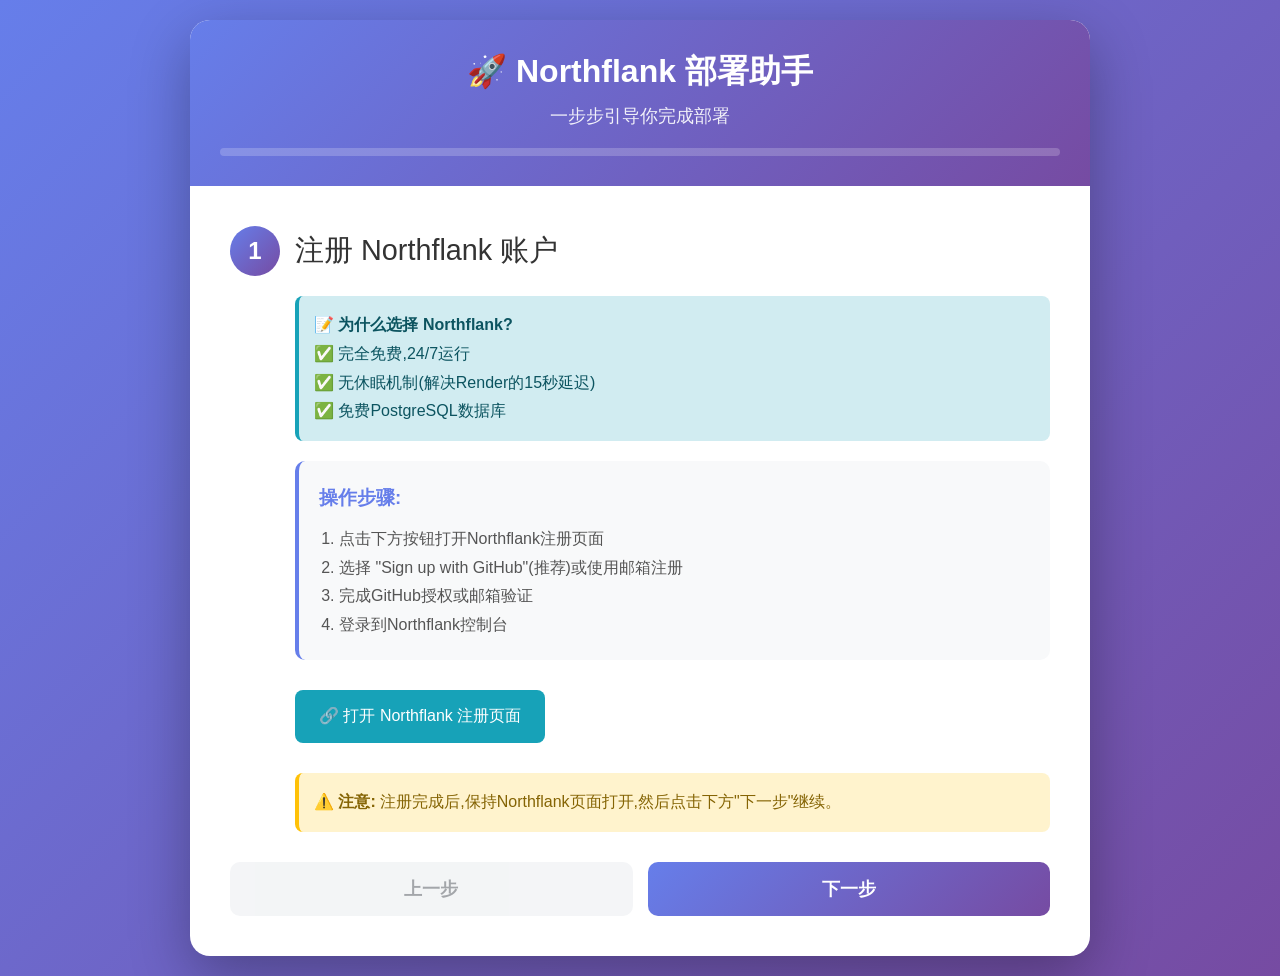
<file: northflank_deployment_assistant.html>
<!DOCTYPE html>
<html lang="zh-CN">

<head>
    <meta charset="UTF-8">
    <meta name="viewport" content="width=device-width, initial-scale=1.0">
    <title>Northflank 部署助手</title>
    <style>
        * {
            margin: 0;
            padding: 0;
            box-sizing: border-box;
        }

        body {
            font-family: -apple-system, BlinkMacSystemFont, 'Segoe UI', Roboto, 'Microsoft YaHei', sans-serif;
            background: linear-gradient(135deg, #667eea 0%, #764ba2 100%);
            min-height: 100vh;
            padding: 20px;
        }

        .container {
            max-width: 900px;
            margin: 0 auto;
            background: white;
            border-radius: 20px;
            box-shadow: 0 20px 60px rgba(0, 0, 0, 0.3);
            overflow: hidden;
        }

        .header {
            background: linear-gradient(135deg, #667eea 0%, #764ba2 100%);
            color: white;
            padding: 30px;
            text-align: center;
        }

        .header h1 {
            font-size: 2em;
            margin-bottom: 10px;
        }

        .header p {
            opacity: 0.9;
            font-size: 1.1em;
        }

        .progress-bar {
            background: rgba(255, 255, 255, 0.2);
            height: 8px;
            margin-top: 20px;
            border-radius: 4px;
            overflow: hidden;
        }

        .progress-fill {
            background: white;
            height: 100%;
            width: 0%;
            transition: width 0.5s ease;
        }

        .content {
            padding: 40px;
        }

        .step {
            display: none;
            animation: fadeIn 0.5s;
        }

        .step.active {
            display: block;
        }

        @keyframes fadeIn {
            from {
                opacity: 0;
                transform: translateY(20px);
            }

            to {
                opacity: 1;
                transform: translateY(0);
            }
        }

        .step-header {
            display: flex;
            align-items: center;
            margin-bottom: 20px;
        }

        .step-number {
            width: 50px;
            height: 50px;
            background: linear-gradient(135deg, #667eea 0%, #764ba2 100%);
            color: white;
            border-radius: 50%;
            display: flex;
            align-items: center;
            justify-content: center;
            font-size: 1.5em;
            font-weight: bold;
            margin-right: 15px;
        }

        .step-title {
            font-size: 1.8em;
            color: #333;
        }

        .step-content {
            margin-left: 65px;
            color: #555;
            line-height: 1.8;
        }

        .instruction {
            background: #f8f9fa;
            padding: 20px;
            border-radius: 10px;
            margin: 20px 0;
            border-left: 4px solid #667eea;
        }

        .instruction h3 {
            color: #667eea;
            margin-bottom: 10px;
        }

        .code-block {
            background: #2d2d2d;
            color: #f8f8f2;
            padding: 15px;
            border-radius: 8px;
            font-family: 'Consolas', 'Monaco', monospace;
            font-size: 0.9em;
            overflow-x: auto;
            margin: 15px 0;
        }

        .env-var {
            background: #fff3cd;
            padding: 15px;
            border-radius: 8px;
            margin: 10px 0;
            border-left: 4px solid #ffc107;
        }

        .env-var strong {
            color: #856404;
        }

        .buttons {
            display: flex;
            gap: 15px;
            margin-top: 30px;
        }

        button {
            flex: 1;
            padding: 15px 30px;
            font-size: 1.1em;
            border: none;
            border-radius: 10px;
            cursor: pointer;
            transition: all 0.3s;
            font-weight: 600;
        }

        .btn-primary {
            background: linear-gradient(135deg, #667eea 0%, #764ba2 100%);
            color: white;
        }

        .btn-primary:hover {
            transform: translateY(-2px);
            box-shadow: 0 5px 20px rgba(102, 126, 234, 0.4);
        }

        .btn-secondary {
            background: #e9ecef;
            color: #495057;
        }

        .btn-secondary:hover {
            background: #dee2e6;
        }

        .btn-secondary:disabled {
            opacity: 0.5;
            cursor: not-allowed;
        }

        .alert {
            padding: 15px;
            border-radius: 8px;
            margin: 15px 0;
        }

        .alert-success {
            background: #d4edda;
            color: #155724;
            border-left: 4px solid #28a745;
        }

        .alert-warning {
            background: #fff3cd;
            color: #856404;
            border-left: 4px solid #ffc107;
        }

        .alert-info {
            background: #d1ecf1;
            color: #0c5460;
            border-left: 4px solid #17a2b8;
        }

        .checklist {
            list-style: none;
            margin: 15px 0;
        }

        .checklist li {
            padding: 10px;
            margin: 8px 0;
            background: #f8f9fa;
            border-radius: 6px;
            display: flex;
            align-items: center;
        }

        .checklist li:before {
            content: '✓';
            display: inline-block;
            width: 24px;
            height: 24px;
            background: #28a745;
            color: white;
            border-radius: 50%;
            text-align: center;
            line-height: 24px;
            margin-right: 10px;
            font-weight: bold;
        }

        .link-button {
            display: inline-block;
            padding: 12px 24px;
            background: #17a2b8;
            color: white;
            text-decoration: none;
            border-radius: 8px;
            margin: 10px 0;
            transition: all 0.3s;
        }

        .link-button:hover {
            background: #138496;
            transform: translateY(-2px);
        }

        .completion {
            text-align: center;
            padding: 40px 20px;
        }

        .completion-icon {
            font-size: 5em;
            margin-bottom: 20px;
        }

        .completion h2 {
            color: #28a745;
            margin-bottom: 15px;
        }

        .final-url {
            background: #f8f9fa;
            padding: 20px;
            border-radius: 10px;
            margin: 20px 0;
            font-size: 1.2em;
            word-break: break-all;
        }
    </style>
</head>

<body>
    <div class="container">
        <div class="header">
            <h1>🚀 Northflank 部署助手</h1>
            <p>一步步引导你完成部署</p>
            <div class="progress-bar">
                <div class="progress-fill" id="progressBar"></div>
            </div>
        </div>

        <div class="content">
            <!-- Step 1: 注册账户 -->
            <div class="step active" id="step1">
                <div class="step-header">
                    <div class="step-number">1</div>
                    <div class="step-title">注册 Northflank 账户</div>
                </div>
                <div class="step-content">
                    <div class="alert alert-info">
                        <strong>📝 为什么选择 Northflank?</strong><br>
                        ✅ 完全免费,24/7运行<br>
                        ✅ 无休眠机制(解决Render的15秒延迟)<br>
                        ✅ 免费PostgreSQL数据库
                    </div>

                    <div class="instruction">
                        <h3>操作步骤:</h3>
                        <ol style="margin-left: 20px; margin-top: 10px;">
                            <li>点击下方按钮打开Northflank注册页面</li>
                            <li>选择 "Sign up with GitHub"(推荐)或使用邮箱注册</li>
                            <li>完成GitHub授权或邮箱验证</li>
                            <li>登录到Northflank控制台</li>
                        </ol>
                    </div>

                    <a href="https://app.northflank.com/signup" target="_blank" class="link-button">
                        🔗 打开 Northflank 注册页面
                    </a>

                    <div class="alert alert-warning" style="margin-top: 20px;">
                        <strong>⚠️ 注意:</strong> 注册完成后,保持Northflank页面打开,然后点击下方"下一步"继续。
                    </div>
                </div>
            </div>

            <!-- Step 2: 创建项目 -->
            <div class="step" id="step2">
                <div class="step-header">
                    <div class="step-number">2</div>
                    <div class="step-title">创建项目</div>
                </div>
                <div class="step-content">
                    <div class="instruction">
                        <h3>在 Northflank 控制台中:</h3>
                        <ol style="margin-left: 20px; margin-top: 10px;">
                            <li>点击 <strong>"Create Project"</strong> 按钮</li>
                            <li>项目名称输入: <code
                                    style="background: #e9ecef; padding: 2px 6px; border-radius: 3px;">punch-timer</code>
                            </li>
                            <li>点击 <strong>"Create Project"</strong> 确认</li>
                        </ol>
                    </div>

                    <div class="alert alert-success">
                        <strong>✓ 完成标志:</strong> 你应该看到项目已创建,并进入项目页面。
                    </div>
                </div>
            </div>

            <!-- Step 3: 创建数据库 -->
            <div class="step" id="step3">
                <div class="step-header">
                    <div class="step-number">3</div>
                    <div class="step-title">创建 PostgreSQL 数据库</div>
                </div>
                <div class="step-content">
                    <div class="instruction">
                        <h3>操作步骤:</h3>
                        <ol style="margin-left: 20px; margin-top: 10px;">
                            <li>在项目页面,点击 <strong>"Add Service"</strong> → <strong>"Database"</strong></li>
                            <li>选择 <strong>"PostgreSQL"</strong></li>
                            <li>配置:
                                <ul style="margin-left: 20px; margin-top: 5px;">
                                    <li>Name: <code
                                            style="background: #e9ecef; padding: 2px 6px; border-radius: 3px;">punch-timer-db</code>
                                    </li>
                                    <li>Version: 选择最新版本(如 15 或 16)</li>
                                    <li>Plan: 选择 <strong>"Free"</strong> 套餐</li>
                                </ul>
                            </li>
                            <li>点击 <strong>"Create Database"</strong></li>
                            <li>等待数据库状态变为 <strong>"Running"</strong>(约1-2分钟)</li>
                        </ol>
                    </div>

                    <div class="alert alert-warning">
                        <strong>🔑 重要:</strong> 数据库创建完成后,点击数据库服务,找到 <strong>"Connection Details"</strong>,复制
                        <strong>"Internal Connection String"</strong>,格式类似:<br>
                        <code
                            style="background: #fff; padding: 5px; display: block; margin-top: 5px; border-radius: 3px;">postgresql://user:password@host:5432/database</code>
                    </div>
                </div>
            </div>

            <!-- Step 4: 部署应用 -->
            <div class="step" id="step4">
                <div class="step-header">
                    <div class="step-number">4</div>
                    <div class="step-title">部署应用</div>
                </div>
                <div class="step-content">
                    <div class="instruction">
                        <h3>连接 GitHub 仓库:</h3>
                        <ol style="margin-left: 20px; margin-top: 10px;">
                            <li>点击 <strong>"Add Service"</strong> → <strong>"Combined Service"</strong></li>
                            <li>选择 <strong>"Git Repository"</strong></li>
                            <li>点击 <strong>"Connect GitHub"</strong> 并授权</li>
                            <li>选择你的 <code>punch-timer</code> 仓库</li>
                            <li>分支选择: <code>main</code> 或 <code>master</code></li>
                        </ol>
                    </div>

                    <div class="instruction">
                        <h3>配置服务:</h3>
                        <ul style="margin-left: 20px; margin-top: 10px;">
                            <li>Name: <code
                                    style="background: #e9ecef; padding: 2px 6px; border-radius: 3px;">punch-timer-app</code>
                            </li>
                            <li>Build Type: <strong>"Dockerfile"</strong></li>
                            <li>Dockerfile Path: <code>Dockerfile</code></li>
                            <li>Port: <code>7777</code></li>
                        </ul>
                    </div>

                    <div class="alert alert-info">
                        <strong>💡 提示:</strong> 先不要点击创建,我们需要先配置环境变量!
                    </div>
                </div>
            </div>

            <!-- Step 5: 配置环境变量 -->
            <div class="step" id="step5">
                <div class="step-header">
                    <div class="step-number">5</div>
                    <div class="step-title">配置环境变量</div>
                </div>
                <div class="step-content">
                    <div class="instruction">
                        <h3>在 "Environment Variables" 部分添加:</h3>
                    </div>

                    <div class="env-var">
                        <strong>SECRET_KEY</strong><br>
                        <span style="font-size: 0.9em;">生成随机密钥,复制下方命令在本地运行:</span>
                        <div class="code-block">python -c "import secrets; print(secrets.token_hex(32))"</div>
                        <span style="font-size: 0.9em;">将输出的字符串作为 SECRET_KEY 的值</span>
                    </div>

                    <div class="env-var">
                        <strong>DATABASE_URL</strong><br>
                        <span style="font-size: 0.9em;">粘贴步骤3中复制的数据库连接字符串</span>
                    </div>

                    <div class="env-var">
                        <strong>PORT</strong><br>
                        <span style="font-size: 0.9em;">值: <code>7777</code></span>
                    </div>

                    <div class="env-var">
                        <strong>FLASK_DEBUG</strong><br>
                        <span style="font-size: 0.9em;">值: <code>False</code></span>
                    </div>

                    <div class="alert alert-success" style="margin-top: 20px;">
                        <strong>✓ 配置完成后:</strong> 点击 <strong>"Create Service"</strong> 开始部署!
                    </div>
                </div>
            </div>

            <!-- Step 6: 等待部署 -->
            <div class="step" id="step6">
                <div class="step-header">
                    <div class="step-number">6</div>
                    <div class="step-title">等待部署完成</div>
                </div>
                <div class="step-content">
                    <div class="alert alert-info">
                        <strong>⏳ 部署中...</strong><br>
                        Northflank 正在:
                        <ul style="margin-left: 20px; margin-top: 10px;">
                            <li>克隆 GitHub 仓库</li>
                            <li>构建 Docker 镜像</li>
                            <li>启动应用容器</li>
                            <li>初始化数据库</li>
                        </ul>
                    </div>

                    <div class="instruction">
                        <h3>监控部署:</h3>
                        <ol style="margin-left: 20px; margin-top: 10px;">
                            <li>在服务列表中找到 <code>punch-timer-app</code></li>
                            <li>点击进入,查看 <strong>"Logs"</strong> 标签</li>
                            <li>等待状态变为 <strong>"Running"</strong>(绿色)</li>
                            <li>通常需要 2-5 分钟</li>
                        </ol>
                    </div>

                    <div class="alert alert-warning">
                        <strong>⚠️ 如果构建失败:</strong> 查看日志找到错误信息,通常是环境变量配置问题。
                    </div>
                </div>
            </div>

            <!-- Step 7: 完成 -->
            <div class="step" id="step7">
                <div class="step-header">
                    <div class="step-number">7</div>
                    <div class="step-title">获取访问地址</div>
                </div>
                <div class="step-content">
                    <div class="completion">
                        <div class="completion-icon">🎉</div>
                        <h2>部署成功!</h2>
                        <p style="color: #666; margin: 15px 0;">你的打卡计时器应用已经在 Northflank 上运行了!</p>
                    </div>

                    <div class="instruction">
                        <h3>获取访问地址:</h3>
                        <ol style="margin-left: 20px; margin-top: 10px;">
                            <li>在服务详情页,点击 <strong>"Networking"</strong> 标签</li>
                            <li>找到 <strong>"Public URL"</strong></li>
                            <li>复制 URL,格式类似: <code>https://punch-timer-app-xxxxx.northflank.app</code></li>
                            <li>在浏览器中访问该地址</li>
                        </ol>
                    </div>

                    <div class="alert alert-success">
                        <strong>✅ 测试应用:</strong>
                        <ul class="checklist" style="margin-top: 10px;">
                            <li>注册新用户</li>
                            <li>登录系统</li>
                            <li>进行打卡操作</li>
                            <li>导出CSV数据</li>
                        </ul>
                    </div>

                    <div class="alert alert-info">
                        <strong>🚀 优势验证:</strong><br>
                        关闭浏览器等待30分钟后再次访问,你会发现<strong>没有任何延迟</strong>,这就是Northflank相比Render的优势!
                    </div>

                    <div class="instruction">
                        <h3>后续操作:</h3>
                        <ul style="margin-left: 20px; margin-top: 10px;">
                            <li>✅ 启用自动部署(Git push 自动更新)</li>
                            <li>✅ 配置自定义域名(可选)</li>
                            <li>✅ 设置监控告警(可选)</li>
                        </ul>
                    </div>
                </div>
            </div>

            <!-- Navigation Buttons -->
            <div class="buttons">
                <button class="btn-secondary" id="prevBtn" onclick="changeStep(-1)" disabled>上一步</button>
                <button class="btn-primary" id="nextBtn" onclick="changeStep(1)">下一步</button>
            </div>
        </div>
    </div>

    <script>
        let currentStep = 1;
        const totalSteps = 7;

        function updateProgress() {
            const progress = ((currentStep - 1) / (totalSteps - 1)) * 100;
            document.getElementById('progressBar').style.width = progress + '%';
        }

        function showStep(step) {
            // Hide all steps
            document.querySelectorAll('.step').forEach(s => s.classList.remove('active'));

            // Show current step
            document.getElementById('step' + step).classList.add('active');

            // Update buttons
            document.getElementById('prevBtn').disabled = step === 1;

            const nextBtn = document.getElementById('nextBtn');
            if (step === totalSteps) {
                nextBtn.textContent = '完成';
                nextBtn.onclick = function () {
                    alert('🎉 恭喜!部署完成!\n\n你的应用现在运行在 Northflank 上,享受24/7不间断服务!');
                };
            } else {
                nextBtn.textContent = '下一步';
                nextBtn.onclick = function () { changeStep(1); };
            }

            updateProgress();

            // Scroll to top
            window.scrollTo({ top: 0, behavior: 'smooth' });
        }

        function changeStep(direction) {
            const newStep = currentStep + direction;
            if (newStep >= 1 && newStep <= totalSteps) {
                currentStep = newStep;
                showStep(currentStep);
            }
        }

        // Initialize
        showStep(1);
    </script>
</body>

</html>
</file>
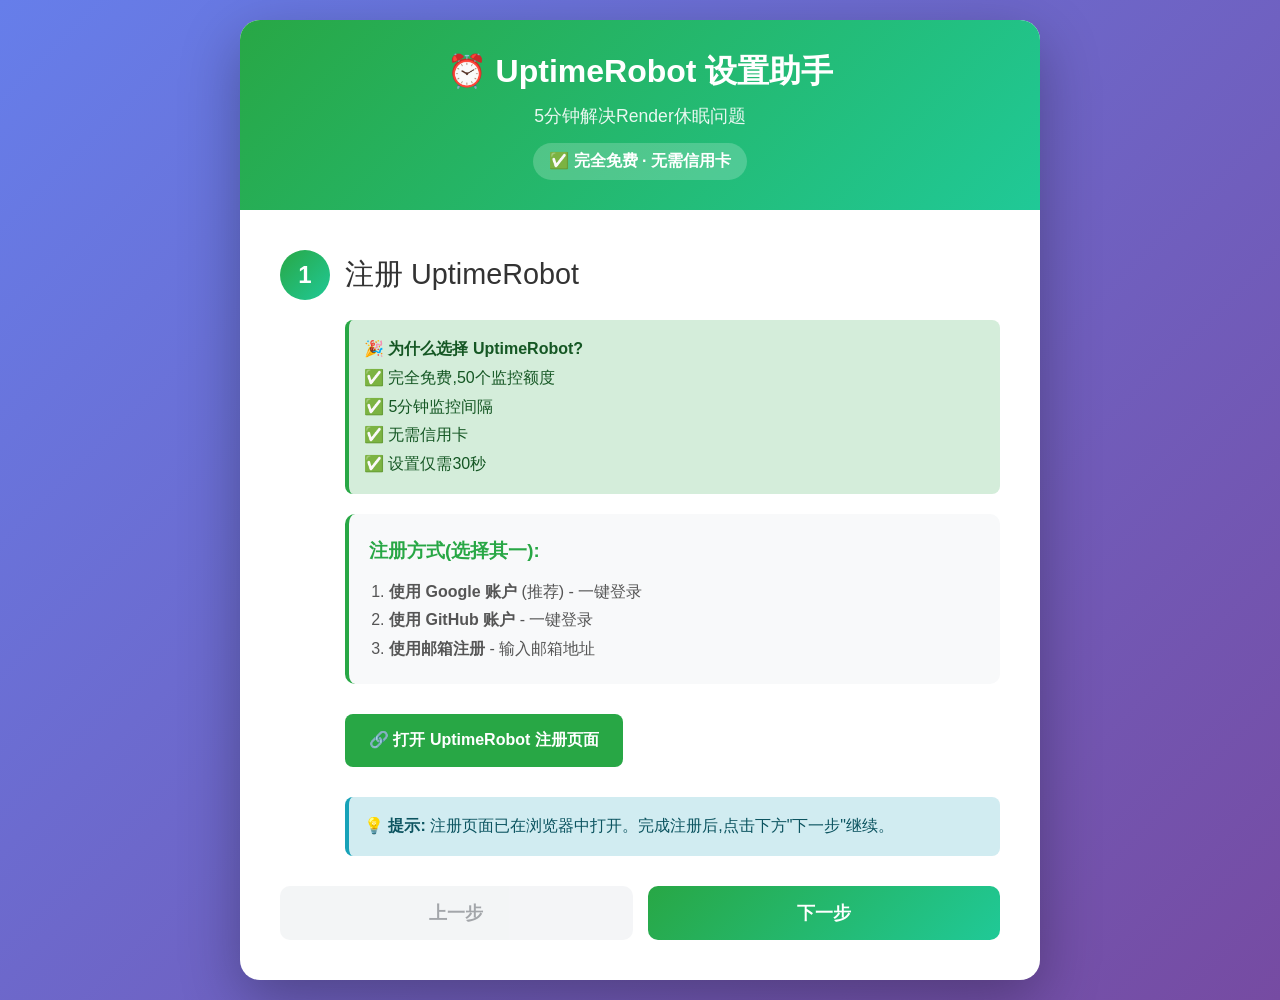
<file: uptimerobot_setup_assistant.html>
<!DOCTYPE html>
<html lang="zh-CN">

<head>
    <meta charset="UTF-8">
    <meta name="viewport" content="width=device-width, initial-scale=1.0">
    <title>UptimeRobot 设置助手</title>
    <style>
        * {
            margin: 0;
            padding: 0;
            box-sizing: border-box;
        }

        body {
            font-family: -apple-system, BlinkMacSystemFont, 'Segoe UI', Roboto, 'Microsoft YaHei', sans-serif;
            background: linear-gradient(135deg, #667eea 0%, #764ba2 100%);
            min-height: 100vh;
            padding: 20px;
        }

        .container {
            max-width: 800px;
            margin: 0 auto;
            background: white;
            border-radius: 20px;
            box-shadow: 0 20px 60px rgba(0, 0, 0, 0.3);
            overflow: hidden;
        }

        .header {
            background: linear-gradient(135deg, #28a745 0%, #20c997 100%);
            color: white;
            padding: 30px;
            text-align: center;
        }

        .header h1 {
            font-size: 2em;
            margin-bottom: 10px;
        }

        .header p {
            opacity: 0.9;
            font-size: 1.1em;
        }

        .badge {
            display: inline-block;
            background: rgba(255, 255, 255, 0.2);
            padding: 8px 16px;
            border-radius: 20px;
            margin-top: 15px;
            font-weight: bold;
        }

        .content {
            padding: 40px;
        }

        .step {
            display: none;
            animation: fadeIn 0.5s;
        }

        .step.active {
            display: block;
        }

        @keyframes fadeIn {
            from {
                opacity: 0;
                transform: translateY(20px);
            }

            to {
                opacity: 1;
                transform: translateY(0);
            }
        }

        .step-header {
            display: flex;
            align-items: center;
            margin-bottom: 20px;
        }

        .step-number {
            width: 50px;
            height: 50px;
            background: linear-gradient(135deg, #28a745 0%, #20c997 100%);
            color: white;
            border-radius: 50%;
            display: flex;
            align-items: center;
            justify-content: center;
            font-size: 1.5em;
            font-weight: bold;
            margin-right: 15px;
        }

        .step-title {
            font-size: 1.8em;
            color: #333;
        }

        .step-content {
            margin-left: 65px;
            color: #555;
            line-height: 1.8;
        }

        .instruction {
            background: #f8f9fa;
            padding: 20px;
            border-radius: 10px;
            margin: 20px 0;
            border-left: 4px solid #28a745;
        }

        .instruction h3 {
            color: #28a745;
            margin-bottom: 10px;
        }

        .alert {
            padding: 15px;
            border-radius: 8px;
            margin: 15px 0;
        }

        .alert-success {
            background: #d4edda;
            color: #155724;
            border-left: 4px solid #28a745;
        }

        .alert-info {
            background: #d1ecf1;
            color: #0c5460;
            border-left: 4px solid #17a2b8;
        }

        .alert-warning {
            background: #fff3cd;
            color: #856404;
            border-left: 4px solid #ffc107;
        }

        .url-box {
            background: #e9ecef;
            padding: 15px;
            border-radius: 8px;
            font-family: 'Consolas', monospace;
            font-size: 1.1em;
            text-align: center;
            margin: 15px 0;
            word-break: break-all;
        }

        .link-button {
            display: inline-block;
            padding: 12px 24px;
            background: #28a745;
            color: white;
            text-decoration: none;
            border-radius: 8px;
            margin: 10px 0;
            transition: all 0.3s;
            font-weight: 600;
        }

        .link-button:hover {
            background: #218838;
            transform: translateY(-2px);
        }

        .buttons {
            display: flex;
            gap: 15px;
            margin-top: 30px;
        }

        button {
            flex: 1;
            padding: 15px 30px;
            font-size: 1.1em;
            border: none;
            border-radius: 10px;
            cursor: pointer;
            transition: all 0.3s;
            font-weight: 600;
        }

        .btn-primary {
            background: linear-gradient(135deg, #28a745 0%, #20c997 100%);
            color: white;
        }

        .btn-primary:hover {
            transform: translateY(-2px);
            box-shadow: 0 5px 20px rgba(40, 167, 69, 0.4);
        }

        .btn-secondary {
            background: #e9ecef;
            color: #495057;
        }

        .btn-secondary:hover {
            background: #dee2e6;
        }

        .btn-secondary:disabled {
            opacity: 0.5;
            cursor: not-allowed;
        }

        .checklist {
            list-style: none;
            margin: 15px 0;
        }

        .checklist li {
            padding: 10px;
            margin: 8px 0;
            background: #f8f9fa;
            border-radius: 6px;
            display: flex;
            align-items: center;
        }

        .checklist li:before {
            content: '✓';
            display: inline-block;
            width: 24px;
            height: 24px;
            background: #28a745;
            color: white;
            border-radius: 50%;
            text-align: center;
            line-height: 24px;
            margin-right: 10px;
            font-weight: bold;
        }

        .completion {
            text-align: center;
            padding: 40px 20px;
        }

        .completion-icon {
            font-size: 5em;
            margin-bottom: 20px;
        }

        .config-box {
            background: #fff;
            border: 2px solid #28a745;
            padding: 20px;
            border-radius: 10px;
            margin: 20px 0;
        }

        .config-item {
            display: flex;
            justify-content: space-between;
            padding: 10px 0;
            border-bottom: 1px solid #e9ecef;
        }

        .config-item:last-child {
            border-bottom: none;
        }

        .config-label {
            font-weight: 600;
            color: #666;
        }

        .config-value {
            color: #28a745;
            font-weight: 600;
        }
    </style>
</head>

<body>
    <div class="container">
        <div class="header">
            <h1>⏰ UptimeRobot 设置助手</h1>
            <p>5分钟解决Render休眠问题</p>
            <div class="badge">✅ 完全免费 · 无需信用卡</div>
        </div>

        <div class="content">
            <!-- Step 1: 注册 -->
            <div class="step active" id="step1">
                <div class="step-header">
                    <div class="step-number">1</div>
                    <div class="step-title">注册 UptimeRobot</div>
                </div>
                <div class="step-content">
                    <div class="alert alert-success">
                        <strong>🎉 为什么选择 UptimeRobot?</strong><br>
                        ✅ 完全免费,50个监控额度<br>
                        ✅ 5分钟监控间隔<br>
                        ✅ 无需信用卡<br>
                        ✅ 设置仅需30秒
                    </div>

                    <div class="instruction">
                        <h3>注册方式(选择其一):</h3>
                        <ol style="margin-left: 20px; margin-top: 10px;">
                            <li><strong>使用 Google 账户</strong> (推荐) - 一键登录</li>
                            <li><strong>使用 GitHub 账户</strong> - 一键登录</li>
                            <li><strong>使用邮箱注册</strong> - 输入邮箱地址</li>
                        </ol>
                    </div>

                    <a href="https://dashboard.uptimerobot.com/sign-up" target="_blank" class="link-button">
                        🔗 打开 UptimeRobot 注册页面
                    </a>

                    <div class="alert alert-info" style="margin-top: 20px;">
                        <strong>💡 提示:</strong> 注册页面已在浏览器中打开。完成注册后,点击下方"下一步"继续。
                    </div>
                </div>
            </div>

            <!-- Step 2: 添加监控 -->
            <div class="step" id="step2">
                <div class="step-header">
                    <div class="step-number">2</div>
                    <div class="step-title">添加监控</div>
                </div>
                <div class="step-content">
                    <div class="instruction">
                        <h3>在 UptimeRobot 控制台:</h3>
                        <ol style="margin-left: 20px; margin-top: 10px;">
                            <li>登录后,点击 <strong>"+ Add New Monitor"</strong> 按钮</li>
                            <li>或者点击 <strong>"Dashboard"</strong> → <strong>"Add Monitor"</strong></li>
                        </ol>
                    </div>

                    <div class="alert alert-info">
                        <strong>📝 注意:</strong> 首次登录可能会显示欢迎页面,点击"Skip"或"Get Started"即可进入控制台。
                    </div>
                </div>
            </div>

            <!-- Step 3: 配置监控 -->
            <div class="step" id="step3">
                <div class="step-header">
                    <div class="step-number">3</div>
                    <div class="step-title">配置监控参数</div>
                </div>
                <div class="step-content">
                    <div class="instruction">
                        <h3>填写监控配置:</h3>
                    </div>

                    <div class="config-box">
                        <div class="config-item">
                            <span class="config-label">Monitor Type (监控类型)</span>
                            <span class="config-value">HTTP(s)</span>
                        </div>
                        <div class="config-item">
                            <span class="config-label">Friendly Name (名称)</span>
                            <span class="config-value">Punch Timer App</span>
                        </div>
                        <div class="config-item">
                            <span class="config-label">URL (or IP)</span>
                            <span class="config-value">https://punch-time.onrender.com</span>
                        </div>
                        <div class="config-item">
                            <span class="config-label">Monitoring Interval (监控间隔)</span>
                            <span class="config-value">Every 5 minutes</span>
                        </div>
                    </div>

                    <div class="alert alert-warning">
                        <strong>⚠️ 重要:</strong>
                        <ul style="margin-left: 20px; margin-top: 10px;">
                            <li>URL 必须填写: <code
                                    style="background: #fff; padding: 2px 6px; border-radius: 3px;">https://punch-time.onrender.com</code>
                            </li>
                            <li>监控间隔选择 <strong>5 minutes</strong> (免费套餐默认)</li>
                        </ul>
                    </div>

                    <div class="instruction">
                        <h3>其他设置保持默认:</h3>
                        <ul style="margin-left: 20px; margin-top: 10px;">
                            <li>Alert Contacts: 可选,建议添加邮箱接收通知</li>
                            <li>其他高级选项: 保持默认即可</li>
                        </ul>
                    </div>

                    <div class="alert alert-success">
                        <strong>✓ 配置完成后:</strong> 点击 <strong>"Create Monitor"</strong> 按钮
                    </div>
                </div>
            </div>

            <!-- Step 4: 验证监控 -->
            <div class="step" id="step4">
                <div class="step-header">
                    <div class="step-number">4</div>
                    <div class="step-title">验证监控状态</div>
                </div>
                <div class="step-content">
                    <div class="instruction">
                        <h3>检查监控是否正常:</h3>
                        <ol style="margin-left: 20px; margin-top: 10px;">
                            <li>在控制台中,你应该看到刚创建的监控</li>
                            <li>状态应该显示为 <strong>"Up"</strong> (绿色)</li>
                            <li>如果显示 "Checking...",等待几秒钟</li>
                            <li>查看 "Uptime" 百分比(应该是 100%)</li>
                        </ol>
                    </div>

                    <div class="alert alert-info">
                        <strong>📊 监控信息:</strong><br>
                        UptimeRobot 会每5分钟访问一次你的应用,确保它保持活跃状态,不会进入休眠。
                    </div>

                    <div class="alert alert-success">
                        <strong>✅ 成功标志:</strong>
                        <ul class="checklist" style="margin-top: 10px;">
                            <li>监控状态显示 "Up" (绿色)</li>
                            <li>可以看到最后检查时间</li>
                            <li>响应时间正常(通常 &lt; 2秒)</li>
                        </ul>
                    </div>
                </div>
            </div>

            <!-- Step 5: 测试效果 -->
            <div class="step" id="step5">
                <div class="step-header">
                    <div class="step-number">5</div>
                    <div class="step-title">测试效果</div>
                </div>
                <div class="step-content">
                    <div class="completion">
                        <div class="completion-icon">🎉</div>
                        <h2 style="color: #28a745; margin-bottom: 15px;">设置完成!</h2>
                        <p style="color: #666; margin: 15px 0;">你的应用现在会保持活跃,不再休眠!</p>
                    </div>

                    <div class="instruction">
                        <h3>验证效果:</h3>
                        <ol style="margin-left: 20px; margin-top: 10px;">
                            <li>关闭浏览器,等待 30 分钟</li>
                            <li>重新访问: <a href="https://punch-time.onrender.com"
                                    target="_blank">https://punch-time.onrender.com</a></li>
                            <li>应该<strong>立即加载</strong>,没有15秒延迟!</li>
                        </ol>
                    </div>

                    <div class="alert alert-success">
                        <strong>🚀 工作原理:</strong><br>
                        UptimeRobot 每5分钟自动访问你的应用,Render 检测到活动后不会让应用休眠。这样用户访问时就不会有冷启动延迟!
                    </div>

                    <div class="instruction">
                        <h3>额外功能(可选):</h3>
                        <ul style="margin-left: 20px; margin-top: 10px;">
                            <li>📧 <strong>邮件通知</strong>: 应用宕机时接收邮件</li>
                            <li>📱 <strong>手机通知</strong>: 下载UptimeRobot移动应用</li>
                            <li>📊 <strong>公开状态页</strong>: 创建公开的服务状态页面</li>
                            <li>📈 <strong>统计报告</strong>: 查看应用运行时间统计</li>
                        </ul>
                    </div>

                    <div class="alert alert-info">
                        <strong>💰 费用说明:</strong><br>
                        免费套餐包含50个监控,5分钟间隔,完全够用!如果需要更短的间隔(1分钟),可以升级到付费套餐(约$7/月)。
                    </div>
                </div>
            </div>

            <!-- Navigation Buttons -->
            <div class="buttons">
                <button class="btn-secondary" id="prevBtn" onclick="changeStep(-1)" disabled>上一步</button>
                <button class="btn-primary" id="nextBtn" onclick="changeStep(1)">下一步</button>
            </div>
        </div>
    </div>

    <script>
        let currentStep = 1;
        const totalSteps = 5;

        function showStep(step) {
            // Hide all steps
            document.querySelectorAll('.step').forEach(s => s.classList.remove('active'));

            // Show current step
            document.getElementById('step' + step).classList.add('active');

            // Update buttons
            document.getElementById('prevBtn').disabled = step === 1;

            const nextBtn = document.getElementById('nextBtn');
            if (step === totalSteps) {
                nextBtn.textContent = '完成';
                nextBtn.onclick = function () {
                    alert('🎉 恭喜!UptimeRobot 设置完成!\n\n你的应用现在会保持活跃,不再有15秒延迟!\n\n建议:\n1. 等待30分钟后测试效果\n2. 在UptimeRobot中添加邮件通知\n3. 享受快速的应用响应!');
                };
            } else {
                nextBtn.textContent = '下一步';
                nextBtn.onclick = function () { changeStep(1); };
            }

            // Scroll to top
            window.scrollTo({ top: 0, behavior: 'smooth' });
        }

        function changeStep(direction) {
            const newStep = currentStep + direction;
            if (newStep >= 1 && newStep <= totalSteps) {
                currentStep = newStep;
                showStep(currentStep);
            }
        }

        // Initialize
        showStep(1);
    </script>
</body>

</html>
</file>
